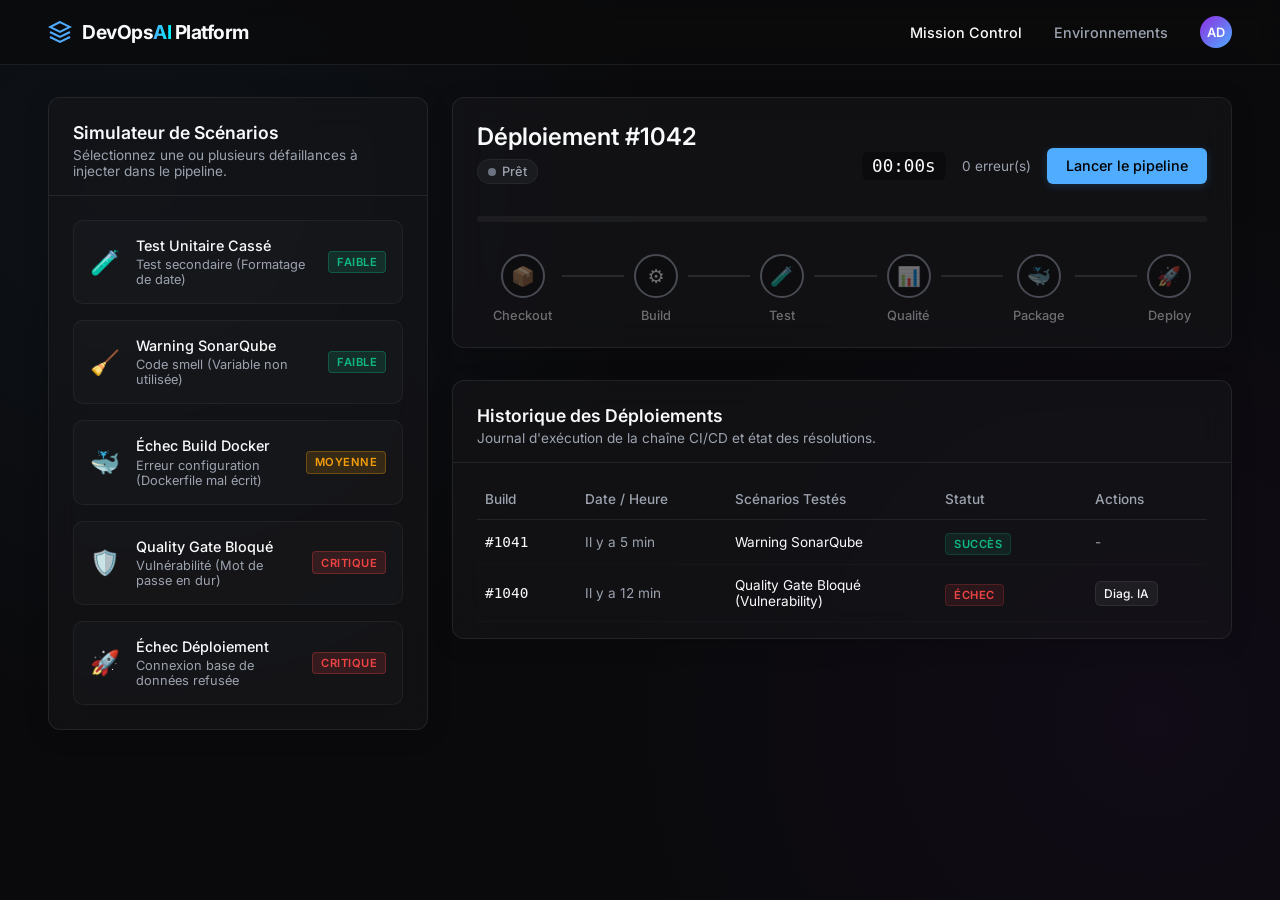
<file: src/main/resources/static/index.html>
<!DOCTYPE html>
<html lang="fr">
<head>
    <meta charset="UTF-8">
    <meta name="viewport" content="width=device-width, initial-scale=1.0">
    <title>DevOps Intelligence - Control Center</title>
    <link rel="stylesheet" href="style.css">
    <link href="https://fonts.googleapis.com/css2?family=Inter:wght@300;400;500;600;700&display=swap" rel="stylesheet">
</head>
<body>
    <!-- Navbar SaaS -->
    <nav class="navbar">
        <div class="logo">
            <svg width="24" height="24" viewBox="0 0 24 24" fill="none" stroke="currentColor" stroke-width="2" class="glow-icon">
                <path d="M12 2L2 7l10 5 10-5-10-5zM2 17l10 5 10-5M2 12l10 5 10-5"/>
            </svg>
            <span>DevOps<span class="text-gradient">AI</span> Platform</span>
        </div>
        <div class="nav-links">
            <a href="index.html" class="active">Mission Control</a>
            <a href="clients.html">Environnements</a>
            <div class="user-avatar">AD</div>
        </div>
    </nav>

    <main class="dashboard-grid">
        
        <!-- SECTION 1 : SÉLECTION DES SCÉNARIOS -->
        <section class="panel glass-panel scenario-panel">
            <div class="panel-header">
                <h2>Simulateur de Scénarios</h2>
                <p>Sélectionnez une ou plusieurs défaillances à injecter dans le pipeline.</p>
            </div>
            
            <div class="scenario-list">
                <!-- Option 1 : Test unitaire (Faible) -->
                <label class="scenario-card">
                    <input type="checkbox" name="scenario" value="test">
                    <div class="card-content">
                        <div class="card-icon">🧪</div>
                        <div class="card-text">
                            <h4>Test Unitaire Cassé</h4>
                            <p>Test secondaire (Formatage de date)</p>
                        </div>
                        <span class="badge badge-low" style="background: rgba(16, 185, 129, 0.15); color: var(--success); border: 1px solid rgba(16, 185, 129, 0.3);">Faible</span>
                    </div>
                </label>

                <!-- Option 2 : Sonar Code Smell (Faible) -->
                <label class="scenario-card">
                    <input type="checkbox" name="scenario" value="sonar_smell">
                    <div class="card-content">
                        <div class="card-icon">🧹</div>
                        <div class="card-text">
                            <h4>Warning SonarQube</h4>
                            <p>Code smell (Variable non utilisée)</p>
                        </div>
                        <span class="badge badge-low" style="background: rgba(16, 185, 129, 0.15); color: var(--success); border: 1px solid rgba(16, 185, 129, 0.3);">Faible</span>
                    </div>
                </label>

                <!-- Option 3 : Docker (Moyenne) -->
                <label class="scenario-card">
                    <input type="checkbox" name="scenario" value="docker">
                    <div class="card-content">
                        <div class="card-icon">🐳</div>
                        <div class="card-text">
                            <h4>Échec Build Docker</h4>
                            <p>Erreur configuration (Dockerfile mal écrit)</p>
                        </div>
                        <span class="badge badge-medium" style="background: rgba(245, 158, 11, 0.15); color: var(--warning); border: 1px solid rgba(245, 158, 11, 0.3);">Moyenne</span>
                    </div>
                </label>

                <!-- Option 4 : Sonar Faille (Critique) -->
                <label class="scenario-card">
                    <input type="checkbox" name="scenario" value="sonar_sec">
                    <div class="card-content">
                        <div class="card-icon">🛡️</div>
                        <div class="card-text">
                            <h4>Quality Gate Bloqué</h4>
                            <p>Vulnérabilité (Mot de passe en dur)</p>
                        </div>
                        <span class="badge badge-critical" style="background: rgba(239, 68, 68, 0.15); color: var(--danger); border: 1px solid rgba(239, 68, 68, 0.3);">Critique</span>
                    </div>
                </label>

                <!-- Option 5 : BDD (Critique) -->
                <label class="scenario-card">
                    <input type="checkbox" name="scenario" value="deploy">
                    <div class="card-content">
                        <div class="card-icon">🚀</div>
                        <div class="card-text">
                            <h4>Échec Déploiement</h4>
                            <p>Connexion base de données refusée</p>
                        </div>
                        <span class="badge badge-critical" style="background: rgba(239, 68, 68, 0.15); color: var(--danger); border: 1px solid rgba(239, 68, 68, 0.3);">Critique</span>
                    </div>
                </label>
            </div>
        </section>

        <div class="main-column">
            <!-- SECTION 2 & 3 : CONTRÔLE ET CYCLE DEVOPS -->
            <section class="panel glass-panel pipeline-panel">
                <div class="pipeline-header">
                    <div class="pipeline-info">
                        <h2>Déploiement #1042</h2>
                        <div class="status-badge" id="global-status">
                            <span class="dot"></span>
                            <span id="status-text">Prêt</span>
                        </div>
                    </div>
                    <div class="pipeline-actions">
                        <span class="timer" id="pipeline-timer">00:00s</span>
                        <span class="selection-count" id="selection-count">0 erreur(s)</span>
                        <button class="btn btn-primary" id="btn-start" onclick="togglePipeline()">Lancer le pipeline</button>
                    </div>
                </div>

                <!-- Barre de progression -->
                <div class="progress-container">
                    <div class="progress-bar" id="main-progress"></div>
                </div>

                <!-- Frise DevOps -->
                <div class="devops-cycle">
                    <div class="node" id="node-checkout">
                        <div class="node-icon">📦</div>
                        <span>Checkout</span>
                    </div>
                    <div class="edge" id="edge-checkout"></div>
                    
                    <div class="node" id="node-compile">
                        <div class="node-icon">⚙️</div>
                        <span>Build</span>
                    </div>
                    <div class="edge" id="edge-compile"></div>
                    
                    <div class="node" id="node-test">
                        <div class="node-icon">🧪</div>
                        <span>Test</span>
                    </div>
                    <div class="edge" id="edge-test"></div>
                    
                    <div class="node" id="node-sonar">
                        <div class="node-icon">📊</div>
                        <span>Qualité</span>
                    </div>
                    <div class="edge" id="edge-sonar"></div>
                    
                    <div class="node" id="node-docker">
                        <div class="node-icon">🐳</div>
                        <span>Package</span>
                    </div>
                    <div class="edge" id="edge-docker"></div>
                    
                    <div class="node" id="node-deploy">
                        <div class="node-icon">🚀</div>
                        <span>Deploy</span>
                    </div>
                </div>
            </section>

            <!-- HISTORIQUE DES DÉPLOIEMENTS -->
            <section class="panel glass-panel history-panel" style="margin-top: 0.5rem; margin-bottom: 0.5rem;">
                <div class="panel-header">
                    <h2>Historique des Déploiements</h2>
                    <p>Journal d'exécution de la chaîne CI/CD et état des résolutions.</p>
                </div>
                <div class="table-container" style="padding: 1rem 1.5rem; overflow-x: auto;">
                    <table class="build-table" style="width: 100%; border-collapse: collapse; text-align: left;">
                        <thead>
                            <tr style="border-bottom: 1px solid var(--border-subtle);">
                                <th style="padding: 0.75rem 0.5rem; color: var(--text-muted); font-weight: 500; font-size: 0.85rem; width: 100px;">Build</th>
                                <th style="padding: 0.75rem 0.5rem; color: var(--text-muted); font-weight: 500; font-size: 0.85rem; width: 150px;">Date / Heure</th>
                                <th style="padding: 0.75rem 0.5rem; color: var(--text-muted); font-weight: 500; font-size: 0.85rem;">Scénarios Testés</th>
                                <th style="padding: 0.75rem 0.5rem; color: var(--text-muted); font-weight: 500; font-size: 0.85rem; width: 150px;">Statut</th>
                                <th style="padding: 0.75rem 0.5rem; color: var(--text-muted); font-weight: 500; font-size: 0.85rem; width: 120px;">Actions</th>
                            </tr>
                        </thead>
                        <tbody id="build-history-body">
                            <tr style="border-bottom: 1px solid rgba(255,255,255,0.02);" id="build-1041">
                                <td style="padding: 0.75rem 0.5rem; font-family: monospace; font-size: 0.9rem;">#1041</td>
                                <td style="padding: 0.75rem 0.5rem; font-size: 0.85rem; color: var(--text-muted);">Il y a 5 min</td>
                                <td style="padding: 0.75rem 0.5rem; font-size: 0.85rem;">Warning SonarQube</td>
                                <td style="padding: 0.75rem 0.5rem;"><span class="badge" style="background: rgba(16, 185, 129, 0.1); color: var(--success); border: 1px solid rgba(16, 185, 129, 0.2);">Succès</span></td>
                                <td style="padding: 0.75rem 0.5rem; font-size: 0.85rem; color: var(--text-muted);">-</td>
                            </tr>
                            <tr style="border-bottom: 1px solid rgba(255,255,255,0.02);" id="build-1040">
                                <td style="padding: 0.75rem 0.5rem; font-family: monospace; font-size: 0.9rem;">#1040</td>
                                <td style="padding: 0.75rem 0.5rem; font-size: 0.85rem; color: var(--text-muted);">Il y a 12 min</td>
                                <td style="padding: 0.75rem 0.5rem; font-size: 0.85rem;">Quality Gate Bloqué (Vulnerability)</td>
                                <td style="padding: 0.75rem 0.5rem;"><span class="badge" style="background: rgba(239, 68, 68, 0.1); color: var(--danger); border: 1px solid rgba(239, 68, 68, 0.2);">Échec</span></td>
                                <td style="padding: 0.75rem 0.5rem;"><button class="btn btn-secondary" style="padding: 0.25rem 0.5rem; font-size: 0.75rem;" onclick="showPastDiagnostic('sonar_sec')">Diag. IA</button></td>
                            </tr>
                        </tbody>
                    </table>
                </div>

            <!-- SECTION 4 : DIAGNOSTIC IA -->
            <section class="panel glass-panel ai-panel" id="ai-panel">
                <div class="ai-header">
                    <div class="ai-title">
                        <svg class="ai-icon" width="24" height="24" viewBox="0 0 24 24" fill="none" stroke="currentColor" stroke-width="2">
                            <path d="M12 2v20M17 5H9.5a3.5 3.5 0 0 0 0 7h5a3.5 3.5 0 0 1 0 7H6"></path>
                        </svg>
                        <h3>Diagnostic IA Gemini</h3>
                    </div>
                    <span class="badge" id="ai-severity">Analyse en cours...</span>
                </div>

                <!-- Loading State (Shimmer Effect) -->
                <div class="ai-loading" id="ai-loading">
                    <div class="shimmer-line title"></div>
                    <div class="shimmer-line"></div>
                    <div class="shimmer-line"></div>
                    <div class="shimmer-line short"></div>
                </div>

                <!-- Result State -->
                <div class="ai-result" id="ai-result">
                    <div class="ai-section">
                        <h4>Cause de l'erreur</h4>
                        <p id="ai-cause">L'erreur s'est produite lors de la compilation...</p>
                    </div>
                    
                    <div class="ai-section">
                        <h4>Fichier concerné</h4>
                        <div class="file-tag">
                            <svg width="14" height="14" viewBox="0 0 24 24" fill="none" stroke="currentColor" stroke-width="2"><path d="M13 2H6a2 2 0 0 0-2 2v16a2 2 0 0 0 2 2h12a2 2 0 0 0 2-2V9z"></path><polyline points="13 2 13 9 20 9"></polyline></svg>
                            <span id="ai-file">ClientController.java</span>
                        </div>
                    </div>
                    
                    <div class="ai-section solution-section">
                        <h4><svg width="16" height="16" viewBox="0 0 24 24" fill="none" stroke="currentColor" stroke-width="2"><path d="M9 18h6M10 22h4M21 11.5a8.38 8.38 0 0 1-.9 3.8 8.5 8.5 0 0 1-7.6 4.7 8.38 8.38 0 0 1-3.8-.9L3 21l1.9-5.7a8.38 8.38 0 0 1-.9-3.8 8.5 8.5 0 0 1 4.7-7.6 8.38 8.38 0 0 1 3.8-.9h.5a8.48 8.48 0 0 1 8 8v.5z"></path></svg> Solution proposée</h4>
                        <div class="code-block" id="ai-solution">
                            // Code solution
                        </div>
                    </div>

                    <div class="ai-actions">
                        <button class="btn btn-secondary" onclick="copySolution()">Copier la solution</button>
                        <button class="btn btn-primary" onclick="resolveError()">Marquer comme résolu</button>
                    </div>
                </div>
            </section>
        </div>
    </main>

    <script src="app.js"></script>
</body>
</html>
</file>
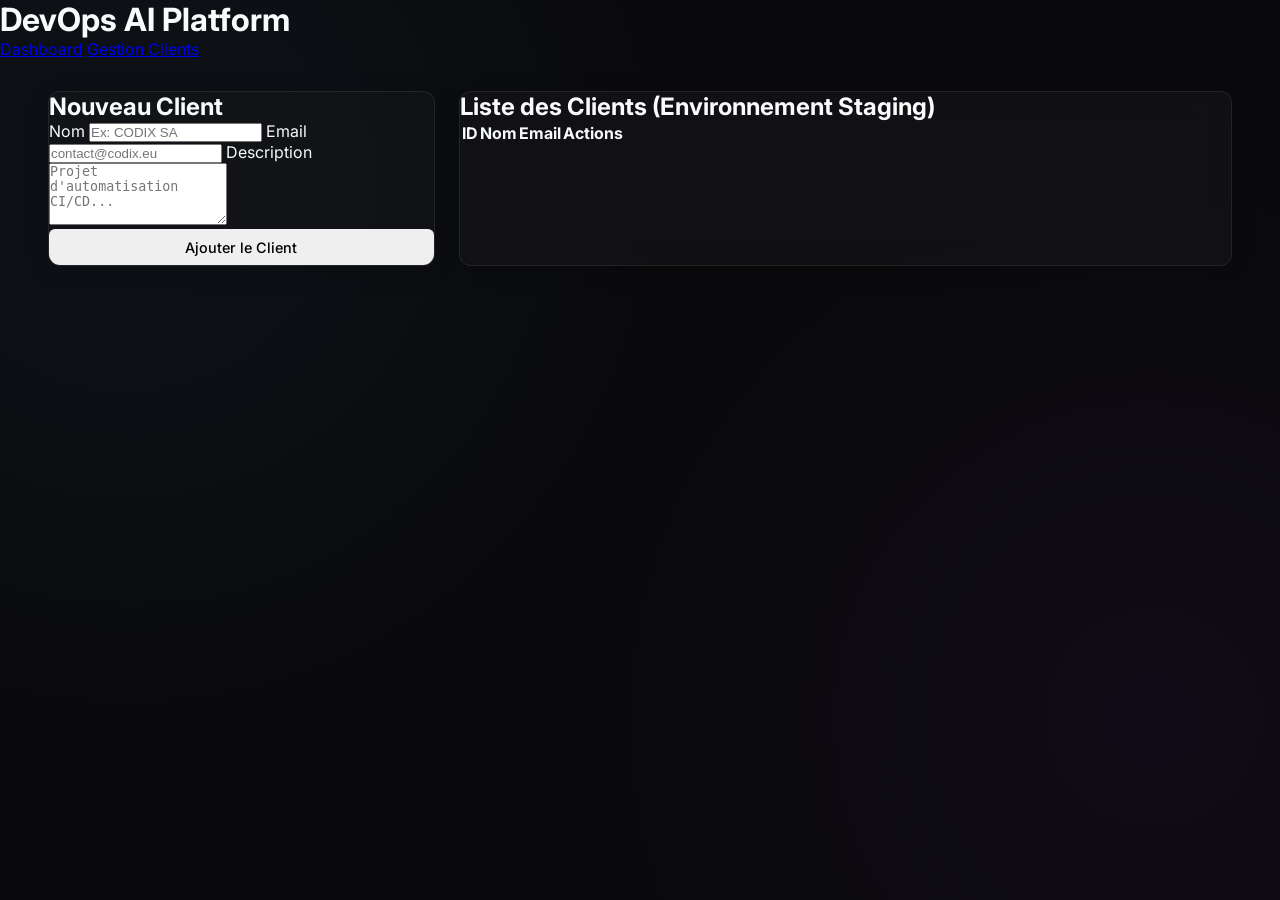
<file: src/main/resources/static/clients.html>
<!DOCTYPE html>
<html lang="fr">
<head>
    <meta charset="UTF-8">
    <meta name="viewport" content="width=device-width, initial-scale=1.0">
    <title>Gestion Clients</title>
    <link rel="stylesheet" href="style.css">
    <link href="https://fonts.googleapis.com/css2?family=Inter:wght@400;500;700&display=swap" rel="stylesheet">
</head>
<body>
    <header>
        <h1>DevOps AI Platform</h1>
        <nav>
            <a href="index.html">Dashboard</a>
            <a href="clients.html" class="active">Gestion Clients</a>
        </nav>
    </header>

    <main>
        <div class="dashboard-grid" style="grid-template-columns: 1fr 2fr;">
            <!-- Formulaire d'ajout -->
            <section class="glass-panel">
                <h2>Nouveau Client</h2>
                <form id="client-form" onsubmit="createClient(event)">
                    <label>Nom</label>
                    <input type="text" id="client-name" required placeholder="Ex: CODIX SA">
                    
                    <label>Email</label>
                    <input type="email" id="client-email" required placeholder="contact@codix.eu">
                    
                    <label>Description</label>
                    <textarea id="client-desc" rows="4" placeholder="Projet d'automatisation CI/CD..."></textarea>
                    
                    <button type="submit" class="btn" style="width: 100%; justify-content: center;">Ajouter le Client</button>
                </form>
            </section>

            <!-- Liste des clients -->
            <section class="glass-panel">
                <h2>Liste des Clients (Environnement Staging)</h2>
                <table id="clients-table">
                    <thead>
                        <tr>
                            <th>ID</th>
                            <th>Nom</th>
                            <th>Email</th>
                            <th>Actions</th>
                        </tr>
                    </thead>
                    <tbody id="clients-tbody">
                        <!-- Rempli par JS -->
                    </tbody>
                </table>
            </section>
        </div>
    </main>

    <script src="app.js"></script>
    <script>
        // Charger les clients au démarrage
        document.addEventListener('DOMContentLoaded', fetchClients);
    </script>
</body>
</html>
</file>
<file: src/main/resources/static/style.css>
:root {
  /* SaaS Color Palette */
  --bg-dark: #0a0a0c;
  --bg-panel: rgba(22, 22, 26, 0.6);
  --border-subtle: rgba(255, 255, 255, 0.08);
  --border-glow: rgba(79, 172, 254, 0.4);
  
  --primary: #4facfe;
  --secondary: #00f2fe;
  --accent: #8e2de2;
  
  --success: #10b981;
  --warning: #f59e0b;
  --danger: #ef4444;
  --neutral: #6b7280;
  
  --text-main: #f9fafb;
  --text-muted: #9ca3af;
  
  --font-main: 'Inter', system-ui, sans-serif;
  
  /* Transitions */
  --trans-fast: 0.2s ease;
  --trans-smooth: 0.3s cubic-bezier(0.4, 0, 0.2, 1);
}

* { box-sizing: border-box; margin: 0; padding: 0; }

body {
  font-family: var(--font-main);
  background-color: var(--bg-dark);
  color: var(--text-main);
  min-height: 100vh;
  /* Subdued background ambient glows */
  background-image: 
      radial-gradient(circle at 10% 20%, rgba(79, 172, 254, 0.05) 0%, transparent 40%),
      radial-gradient(circle at 90% 80%, rgba(142, 45, 226, 0.05) 0%, transparent 40%);
}

/* NAVBAR */
.navbar {
  display: flex;
  justify-content: space-between;
  align-items: center;
  padding: 1rem 3rem;
  background: rgba(10, 10, 12, 0.8);
  backdrop-filter: blur(12px);
  border-bottom: 1px solid var(--border-subtle);
  position: sticky;
  top: 0;
  z-index: 100;
}
.logo {
  display: flex;
  align-items: center;
  gap: 10px;
  font-weight: 700;
  font-size: 1.2rem;
  letter-spacing: -0.5px;
}
.text-gradient {
  background: linear-gradient(to right, var(--primary), var(--secondary));
  -webkit-background-clip: text;
  -webkit-text-fill-color: transparent;
}
.glow-icon { stroke: var(--primary); }
.nav-links { display: flex; align-items: center; gap: 2rem; }
.nav-links a { color: var(--text-muted); text-decoration: none; font-size: 0.9rem; font-weight: 500; transition: var(--trans-fast); }
.nav-links a:hover, .nav-links a.active { color: var(--text-main); }
.user-avatar {
  width: 32px; height: 32px; border-radius: 50%;
  background: linear-gradient(135deg, var(--accent), var(--primary));
  display: flex; justify-content: center; align-items: center;
  font-size: 0.8rem; font-weight: 600;
}

/* GRID LAYOUT */
.dashboard-grid {
  display: grid;
  grid-template-columns: 380px 1fr;
  gap: 1.5rem;
  padding: 2rem 3rem;
  max-width: 1600px;
  margin: 0 auto;
}

/* GLASS PANELS */
.glass-panel {
  background: var(--bg-panel);
  backdrop-filter: blur(16px);
  -webkit-backdrop-filter: blur(16px);
  border: 1px solid var(--border-subtle);
  border-radius: 12px;
  box-shadow: 0 4px 24px -1px rgba(0, 0, 0, 0.2);
  overflow: hidden;
}

/* SECTION 1: SCENARIOS */
.panel-header { padding: 1.5rem 1.5rem 1rem; border-bottom: 1px solid var(--border-subtle); }
.panel-header h2 { font-size: 1.1rem; font-weight: 600; margin-bottom: 0.25rem; }
.panel-header p { font-size: 0.85rem; color: var(--text-muted); }

.scenario-list { padding: 1.5rem; display: flex; flex-direction: column; gap: 1rem; }
.scenario-card { display: block; cursor: pointer; position: relative; }
.scenario-card input[type="checkbox"] { position: absolute; opacity: 0; cursor: pointer; height: 0; width: 0; }

.card-content {
  display: flex; align-items: center; gap: 1rem;
  padding: 1rem;
  background: rgba(255, 255, 255, 0.02);
  border: 1px solid rgba(255, 255, 255, 0.05);
  border-radius: 10px;
  transition: var(--trans-smooth);
}
.card-content:hover {
  background: rgba(255, 255, 255, 0.04);
  transform: translateY(-2px);
  box-shadow: 0 4px 12px rgba(0,0,0,0.2);
}
.scenario-card input[type="checkbox"]:checked + .card-content {
  background: rgba(79, 172, 254, 0.08);
  border-color: var(--primary);
  box-shadow: 0 0 15px rgba(79, 172, 254, 0.15), inset 0 0 0 1px var(--primary);
}

.card-icon { font-size: 1.5rem; }
.card-text { flex-grow: 1; }
.card-text h4 { font-size: 0.9rem; font-weight: 500; margin-bottom: 0.2rem; }
.card-text p { font-size: 0.8rem; color: var(--text-muted); }

/* BADGES */
.badge { padding: 0.2rem 0.5rem; border-radius: 4px; font-size: 0.7rem; font-weight: 600; letter-spacing: 0.5px; text-transform: uppercase; }
.badge-critical { background: rgba(239, 68, 68, 0.15); color: var(--danger); border: 1px solid rgba(239, 68, 68, 0.3); }
.badge-high { background: rgba(245, 158, 11, 0.15); color: var(--warning); border: 1px solid rgba(245, 158, 11, 0.3); }
.badge-medium { background: rgba(16, 185, 129, 0.15); color: var(--success); border: 1px solid rgba(16, 185, 129, 0.3); }

.main-column { display: flex; flex-direction: column; gap: 1.5rem; }

/* SECTION 2 & 3: PIPELINE */
.pipeline-panel { padding: 1.5rem; }
.pipeline-header { display: flex; justify-content: space-between; align-items: flex-end; margin-bottom: 2rem; }
.pipeline-info h2 { font-size: 1.5rem; font-weight: 600; margin-bottom: 0.5rem; }

/* STATUS BADGE */
.status-badge { display: inline-flex; align-items: center; gap: 6px; padding: 4px 10px; background: rgba(107, 114, 128, 0.1); border-radius: 20px; font-size: 0.8rem; font-weight: 500; color: var(--text-muted); border: 1px solid rgba(255,255,255,0.05); }
.status-badge .dot { width: 8px; height: 8px; border-radius: 50%; background: var(--neutral); }

.status-badge.running { background: rgba(79, 172, 254, 0.1); color: var(--primary); border-color: rgba(79, 172, 254, 0.3); }
.status-badge.running .dot { background: var(--primary); box-shadow: 0 0 8px var(--primary); animation: pulseDot 1.5s infinite; }

.status-badge.success { background: rgba(16, 185, 129, 0.1); color: var(--success); border-color: rgba(16, 185, 129, 0.3); }
.status-badge.success .dot { background: var(--success); }

.status-badge.fail { background: rgba(239, 68, 68, 0.1); color: var(--danger); border-color: rgba(239, 68, 68, 0.3); }
.status-badge.fail .dot { background: var(--danger); }

@keyframes pulseDot { 0% { transform: scale(0.95); box-shadow: 0 0 0 0 rgba(79, 172, 254, 0.7); } 70% { transform: scale(1); box-shadow: 0 0 0 6px rgba(79, 172, 254, 0); } 100% { transform: scale(0.95); box-shadow: 0 0 0 0 rgba(79, 172, 254, 0); } }

/* BUTTONS & TIMERS */
.pipeline-actions { display: flex; align-items: center; gap: 1rem; }
.selection-count { font-size: 0.85rem; color: var(--text-muted); }
.timer { font-family: monospace; font-size: 1.1rem; color: var(--text-main); font-weight: 500; background: rgba(0,0,0,0.3); padding: 4px 10px; border-radius: 6px; }

.btn { padding: 0.6rem 1.2rem; border-radius: 6px; font-family: inherit; font-size: 0.9rem; font-weight: 500; cursor: pointer; border: none; transition: var(--trans-smooth); }
.btn-primary { background: var(--primary); color: #000; box-shadow: 0 2px 10px rgba(79, 172, 254, 0.2); }
.btn-primary:hover:not(:disabled) { background: var(--secondary); transform: translateY(-1px); box-shadow: 0 4px 15px rgba(79, 172, 254, 0.4); }
.btn-primary:disabled { opacity: 0.5; cursor: not-allowed; }
.btn-secondary { background: rgba(255,255,255,0.05); color: var(--text-main); border: 1px solid var(--border-subtle); }
.btn-secondary:hover { background: rgba(255,255,255,0.1); }

/* PROGRESS BAR */
.progress-container { width: 100%; height: 6px; background: rgba(255,255,255,0.05); border-radius: 3px; margin-bottom: 2rem; overflow: hidden; }
.progress-bar { height: 100%; width: 0%; background: linear-gradient(90deg, var(--primary), var(--secondary)); transition: width 0.4s ease; }

/* DEVOPS CYCLE (HORIZONTAL FRIEZE) */
.devops-cycle { display: flex; align-items: center; justify-content: space-between; padding: 0 1rem; }
.node { display: flex; flex-direction: column; align-items: center; gap: 10px; z-index: 2; position: relative; opacity: 0.4; transition: var(--trans-smooth); }
.node span { font-size: 0.8rem; font-weight: 500; }
.node-icon { width: 44px; height: 44px; background: var(--bg-dark); border: 2px solid var(--text-muted); border-radius: 50%; display: flex; justify-content: center; align-items: center; font-size: 1.2rem; transition: var(--trans-smooth); }

.node.active { opacity: 1; }
.node.active .node-icon { border-color: var(--primary); color: var(--primary); box-shadow: 0 0 15px rgba(79, 172, 254, 0.4); }
.node.running .node-icon { border-color: var(--primary); animation: pulseNode 1.5s infinite; }
.node.success { opacity: 1; }
.node.success .node-icon { border-color: var(--success); background: rgba(16, 185, 129, 0.1); }
.node.fail { opacity: 1; }
.node.fail .node-icon { border-color: var(--danger); background: rgba(239, 68, 68, 0.1); box-shadow: 0 0 20px rgba(239, 68, 68, 0.4); animation: shake 0.4s; }

.edge { flex-grow: 1; height: 2px; background: rgba(255,255,255,0.1); margin: 0 10px; margin-bottom: 25px; transition: background 0.4s; position: relative; overflow: hidden; }
.edge.active { background: var(--primary); }
.edge.running::after { content: ''; position: absolute; top: 0; left: -100%; width: 50%; height: 100%; background: linear-gradient(90deg, transparent, rgba(255,255,255,0.8), transparent); animation: flow 1s linear infinite; }

@keyframes flow { 100% { left: 100%; } }
@keyframes pulseNode { 0% { box-shadow: 0 0 0 0 rgba(79, 172, 254, 0.4); } 70% { box-shadow: 0 0 0 10px rgba(79, 172, 254, 0); } 100% { box-shadow: 0 0 0 0 rgba(79, 172, 254, 0); } }
@keyframes shake { 0%, 100% { transform: translateX(0); } 25% { transform: translateX(-4px); } 75% { transform: translateX(4px); } }

/* SECTION 4: AI DIAGNOSTIC */
.ai-panel { padding: 1.5rem; display: none; opacity: 0; transform: translateY(10px); transition: opacity 0.5s, transform 0.5s; border: 1px solid rgba(239, 68, 68, 0.3); position: relative; }
.ai-panel::before { content: ''; position: absolute; top: 0; left: 0; width: 100%; height: 4px; background: linear-gradient(90deg, var(--danger), var(--accent)); }
.ai-panel.show { display: block; opacity: 1; transform: translateY(0); }

.ai-header { display: flex; justify-content: space-between; align-items: center; margin-bottom: 1.5rem; }
.ai-title { display: flex; align-items: center; gap: 10px; color: var(--danger); }
.ai-title h3 { font-size: 1.1rem; font-weight: 600; color: var(--text-main); }
.ai-title svg { animation: aiPulse 2s infinite; }

@keyframes aiPulse { 0% { opacity: 1; transform: scale(1); } 50% { opacity: 0.6; transform: scale(1.1); } 100% { opacity: 1; transform: scale(1); } }

/* Shimmer Loading */
.ai-loading { display: flex; flex-direction: column; gap: 1rem; }
.shimmer-line { height: 12px; background: rgba(255,255,255,0.05); border-radius: 4px; overflow: hidden; position: relative; width: 100%; }
.shimmer-line.title { height: 16px; width: 40%; margin-bottom: 0.5rem; }
.shimmer-line.short { width: 60%; }
.shimmer-line::after { content: ''; position: absolute; top: 0; right: 0; bottom: 0; left: 0; transform: translateX(-100%); background-image: linear-gradient(90deg, rgba(255, 255, 255, 0) 0, rgba(255, 255, 255, 0.05) 20%, rgba(255, 255, 255, 0.1) 60%, rgba(255, 255, 255, 0)); animation: shimmer 2s infinite; }
@keyframes shimmer { 100% { transform: translateX(100%); } }

/* AI Results */
.ai-result { display: none; flex-direction: column; gap: 1.5rem; }
.ai-section h4 { font-size: 0.85rem; text-transform: uppercase; letter-spacing: 0.5px; color: var(--text-muted); margin-bottom: 0.5rem; display: flex; align-items: center; gap: 6px; }
.ai-section p { font-size: 0.95rem; line-height: 1.5; }

.file-tag { display: inline-flex; align-items: center; gap: 6px; background: rgba(255,255,255,0.05); border: 1px solid var(--border-subtle); padding: 4px 10px; border-radius: 6px; font-family: monospace; font-size: 0.85rem; cursor: pointer; transition: var(--trans-fast); }
.file-tag:hover { background: rgba(255,255,255,0.1); border-color: var(--text-muted); }

.solution-section { background: rgba(16, 185, 129, 0.05); padding: 1rem; border-radius: 8px; border: 1px solid rgba(16, 185, 129, 0.2); }
.solution-section h4 { color: var(--success); }
.code-block { font-family: monospace; font-size: 0.9rem; background: rgba(0,0,0,0.5); padding: 1rem; border-radius: 6px; margin-top: 0.5rem; color: #e5e7eb; overflow-x: auto; line-height: 1.4; border: 1px solid rgba(255,255,255,0.05); }

.ai-actions { display: flex; justify-content: flex-end; gap: 1rem; margin-top: 0.5rem; }
</file>
